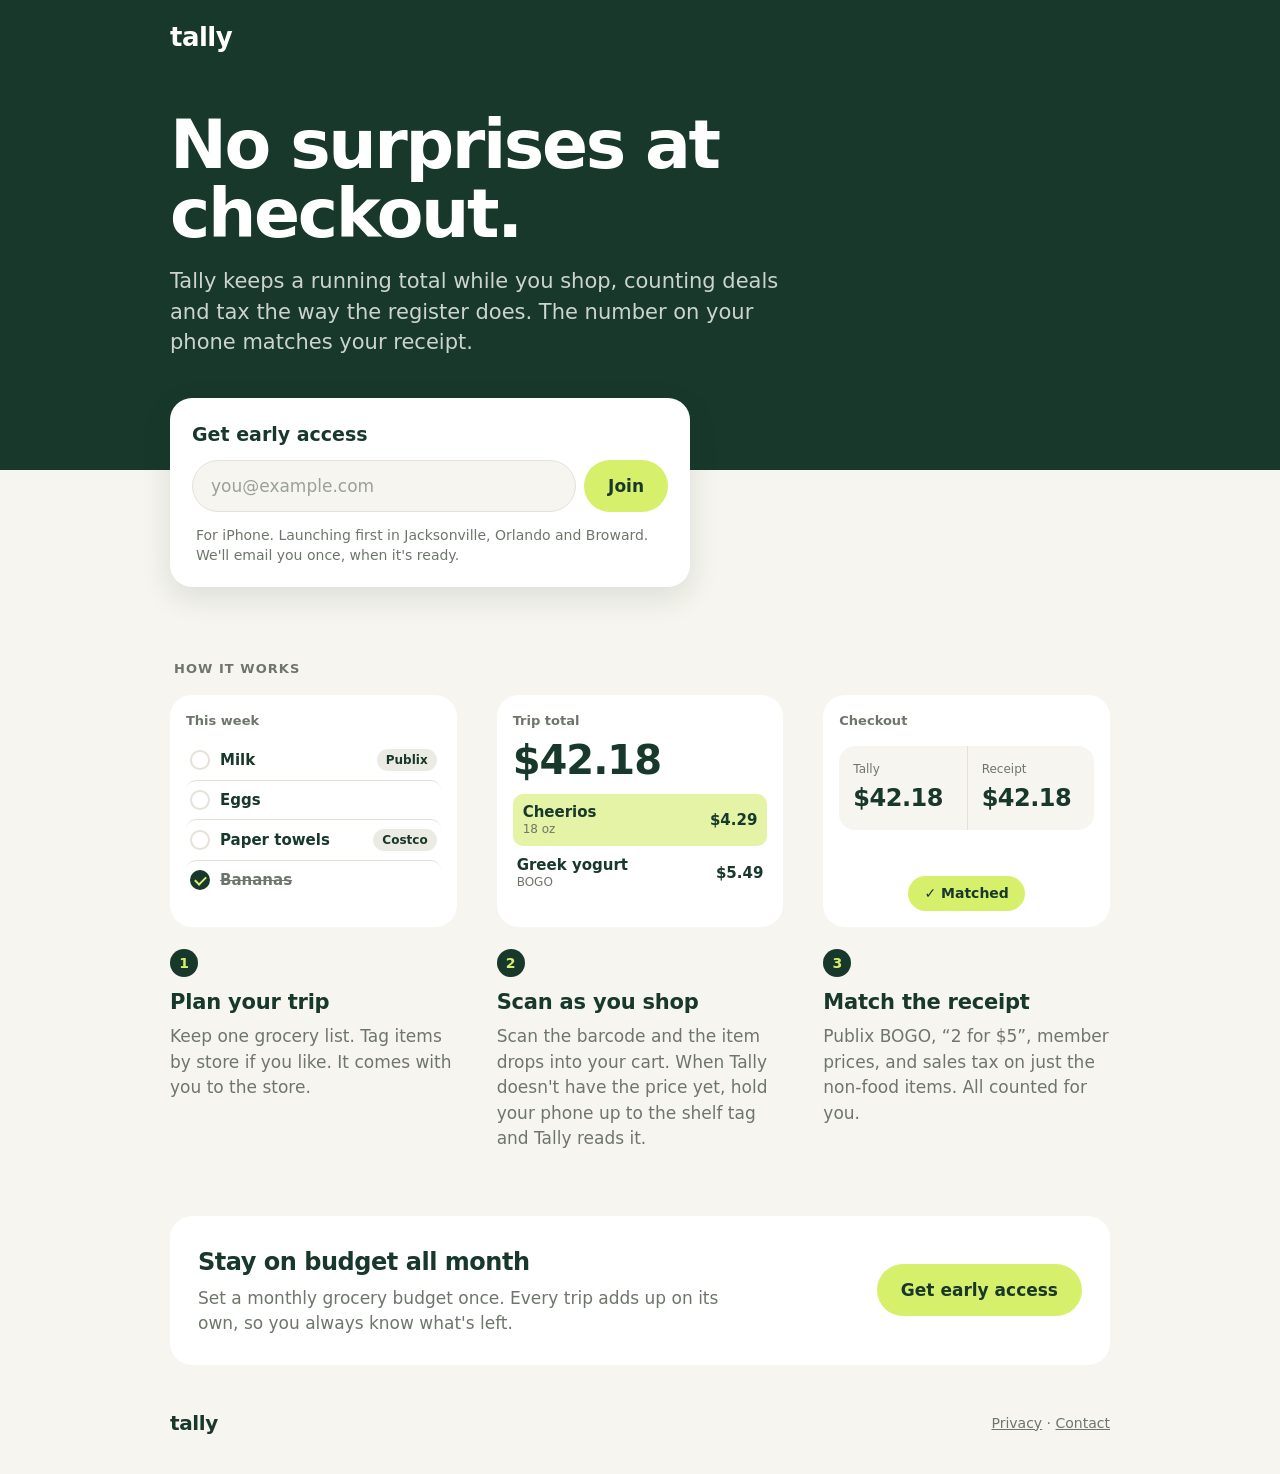
<file: index.html>
<!doctype html>
<html lang="en">
<head>
<meta charset="utf-8">
<meta name="viewport" content="width=device-width, initial-scale=1, viewport-fit=cover">
<title>Tally: grocery budget</title>
<meta name="description" content="Make your list, scan as you shop, and know your total before checkout. Deals and Florida sales tax included.">
<meta name="theme-color" content="#17382B">
<link rel="stylesheet" href="style.css?v=5596043d">
</head>
<body>

<header class="band">
  <div class="wrap">
    <span class="wordmark">tally</span>
    <h1>No surprises at checkout.</h1>
    <p class="lede">Tally keeps a running total while you shop, counting deals and tax the way the register does. The number on your phone matches your receipt.</p>
  </div>
</header>

<main>
  <div class="wrap">
    <form class="card signup" id="signup" novalidate>
      <label for="email">Get early access</label>
      <div class="row">
        <input id="email" name="email" type="email" autocomplete="email" inputmode="email" placeholder="you@example.com" required maxlength="254">
        <button class="pill lime" type="submit" id="submit">Join</button>
      </div>
      <div class="hp" aria-hidden="true">
        <label for="website">Leave this empty</label>
        <input id="website" name="website" type="text" tabindex="-1" autocomplete="off">
      </div>
      <p class="msg" id="msg" role="status" aria-live="polite" hidden></p>
      <p class="fine">For iPhone. Launching first in Jacksonville, Orlando and Broward. We'll email you once, when it's ready.</p>
    </form>

    <h2 class="section">How it works</h2>

    <ol class="steps">
      <li>
        <div class="art card" aria-hidden="true">
          <div class="mini-head">This week</div>
          <div class="mini-list">
            <div class="mini-row"><i class="tick"></i><span>Milk</span><em>Publix</em></div>
            <div class="mini-row"><i class="tick"></i><span>Eggs</span></div>
            <div class="mini-row"><i class="tick"></i><span>Paper towels</span><em>Costco</em></div>
            <div class="mini-row done"><i class="tick on"></i><span>Bananas</span></div>
          </div>
        </div>
        <span class="num">1</span>
        <h3>Plan your trip</h3>
        <p>Keep one grocery list. Tag items by store if you like. It comes with you to the store.</p>
      </li>
      <li>
        <div class="art card" aria-hidden="true">
          <div class="mini-head">Trip total</div>
          <div class="mini-total money">$42.18</div>
          <div class="mini-list">
            <div class="mini-row glow"><span>Cheerios<small>18 oz</small></span><b class="money">$4.29</b></div>
            <div class="mini-row"><span>Greek yogurt<small>BOGO</small></span><b class="money">$5.49</b></div>
          </div>
        </div>
        <span class="num">2</span>
        <h3>Scan as you shop</h3>
        <p>Scan the barcode and the item drops into your cart. When Tally doesn't have the price yet, hold your phone up to the shelf tag and Tally reads it.</p>
      </li>
      <li>
        <div class="art card" aria-hidden="true">
          <div class="mini-head">Checkout</div>
          <div class="mini-compare">
            <div><small>Tally</small><b class="money">$42.18</b></div>
            <div><small>Receipt</small><b class="money">$42.18</b></div>
          </div>
          <div class="mini-badge">✓ Matched</div>
        </div>
        <span class="num">3</span>
        <h3>Match the receipt</h3>
        <p>Publix BOGO, “2 for $5”, member prices, and sales tax on just the non-food items. All counted for you.</p>
      </li>
    </ol>

    <section class="card month">
      <div>
        <h2>Stay on budget all month</h2>
        <p>Set a monthly grocery budget once. Every trip adds up on its own, so you always know what's left.</p>
      </div>
      <a class="pill lime" href="#signup" id="again">Get early access</a>
    </section>
  </div>
</main>

<footer class="wrap">
  <span class="wordmark small">tally</span>
  <span><a href="privacy.html">Privacy</a> · <a href="mailto:christiantallyapp@gmail.com">Contact</a></span>
</footer>

<script src="config.js?v=3c8eb175"></script>
<script>
(function () {
  var form = document.getElementById('signup');
  var email = document.getElementById('email');
  var button = document.getElementById('submit');
  var msg = document.getElementById('msg');

  function show(text, isError) {
    msg.textContent = text;
    msg.className = 'msg' + (isError ? ' error' : '');
    msg.hidden = false;
  }

  // The bottom button scrolls up to the form and puts the cursor in the email box.
  document.getElementById('again').addEventListener('click', function (e) {
    e.preventDefault();
    form.scrollIntoView({ behavior: 'smooth', block: 'center' });
    setTimeout(function () { email.focus({ preventScroll: true }); }, 400);
  });

  // "Where they came from": a link like ...?ref=reddit records "site?ref=reddit".
  var ref = new URLSearchParams(location.search).get('ref');
  var source = ('site' + (ref ? '?ref=' + ref : '')).slice(0, 100);

  form.addEventListener('submit', function (e) {
    e.preventDefault();
    var value = email.value.trim();
    if (!/^[^@\s]+@[^@\s]+\.[^@\s]+$/.test(value) || value.length > 254) {
      show('That email doesn’t look right.', true);
      email.focus();
      return;
    }
    // A bot filled in the hidden field: pretend it worked, save nothing.
    if (document.getElementById('website').value) {
      show('You’re on the list. Thanks!');
      form.reset();
      return;
    }

    button.disabled = true;
    fetch(window.TALLY.supabaseUrl + '/rest/v1/waitlist_signups', {
      method: 'POST',
      headers: {
        'apikey': window.TALLY.publishableKey,
        'Content-Type': 'application/json',
        'Prefer': 'return=minimal'
      },
      body: JSON.stringify({ email: value, source: source })
    })
      .then(function (res) {
        // 201 = added. 409 = already on the list, which is fine too.
        if (res.ok || res.status === 409) {
          show('You’re on the list. Thanks!');
          form.reset();
        } else {
          show('Something went wrong. Try again in a minute.', true);
        }
      })
      .catch(function () {
        show('Couldn’t connect. Check your signal and try again.', true);
      })
      .finally(function () {
        button.disabled = false;
      });
  });
})();
</script>
</body>
</html>
</file>
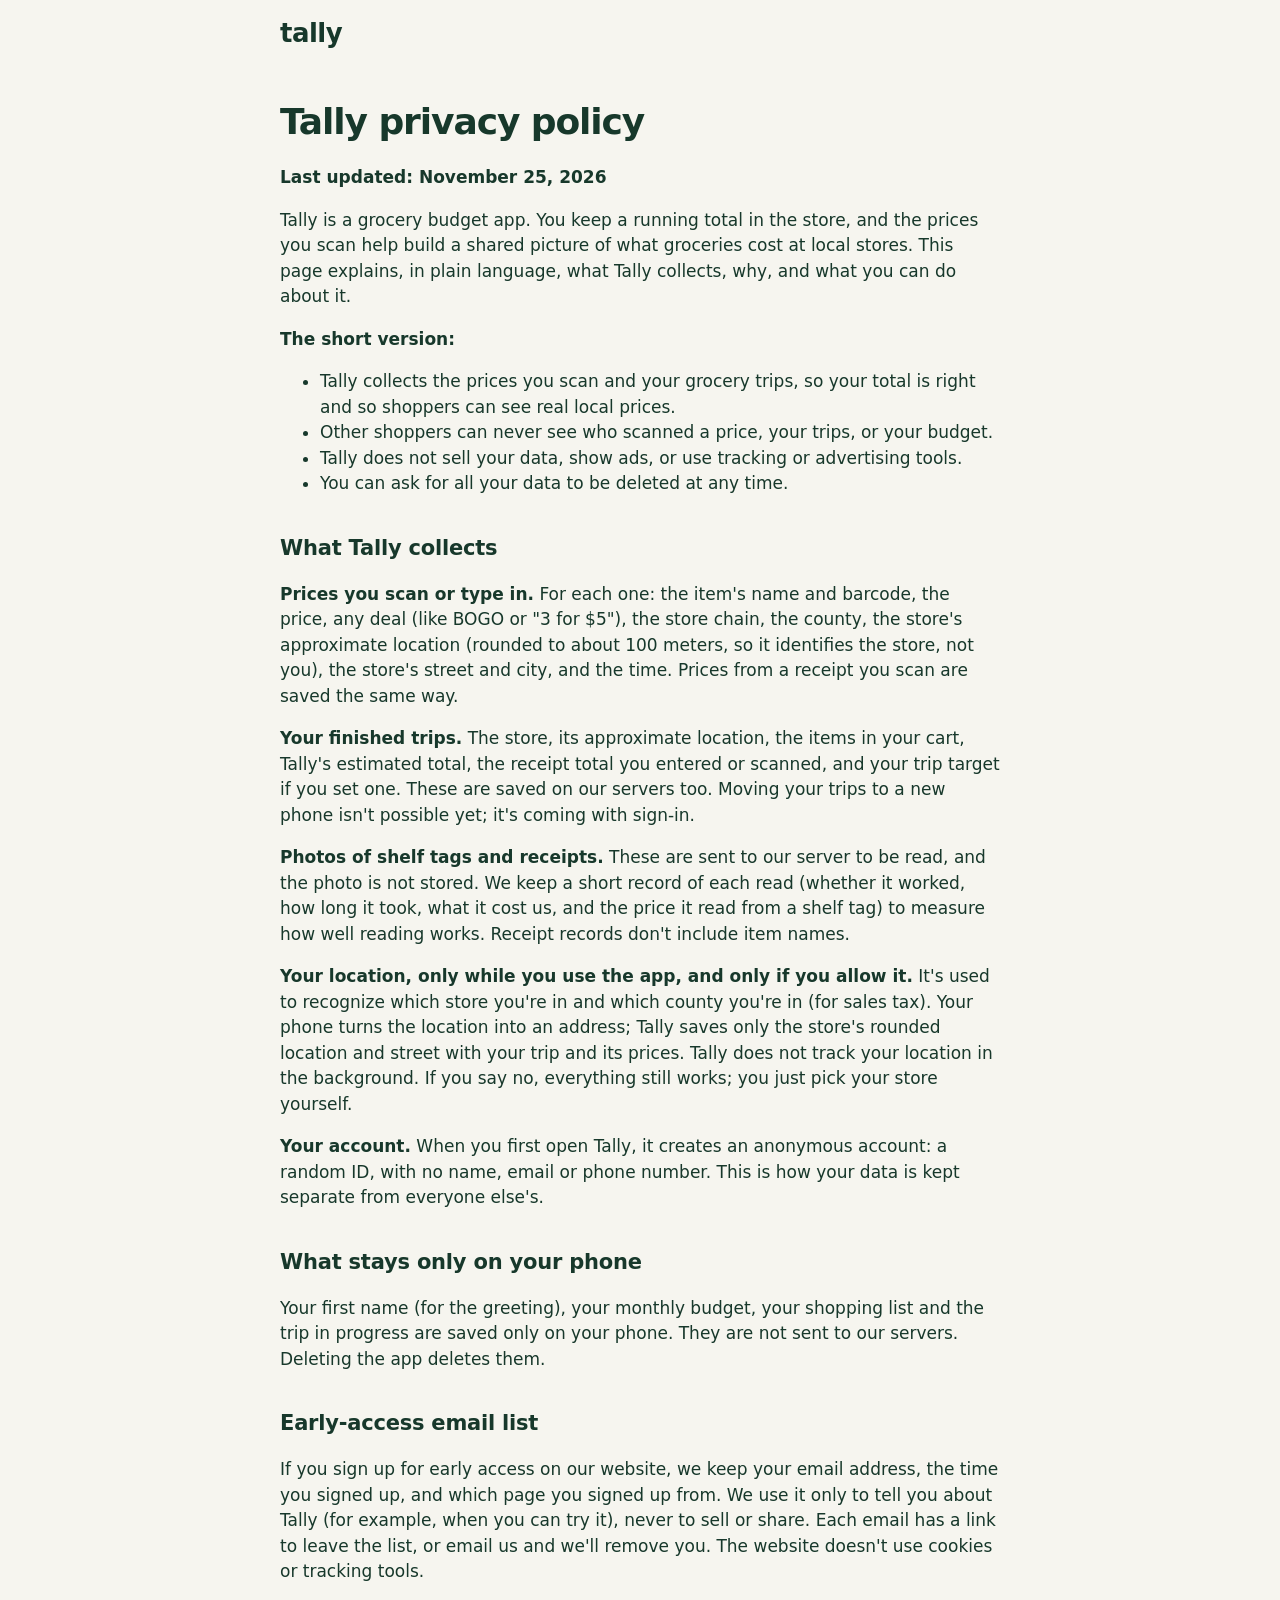
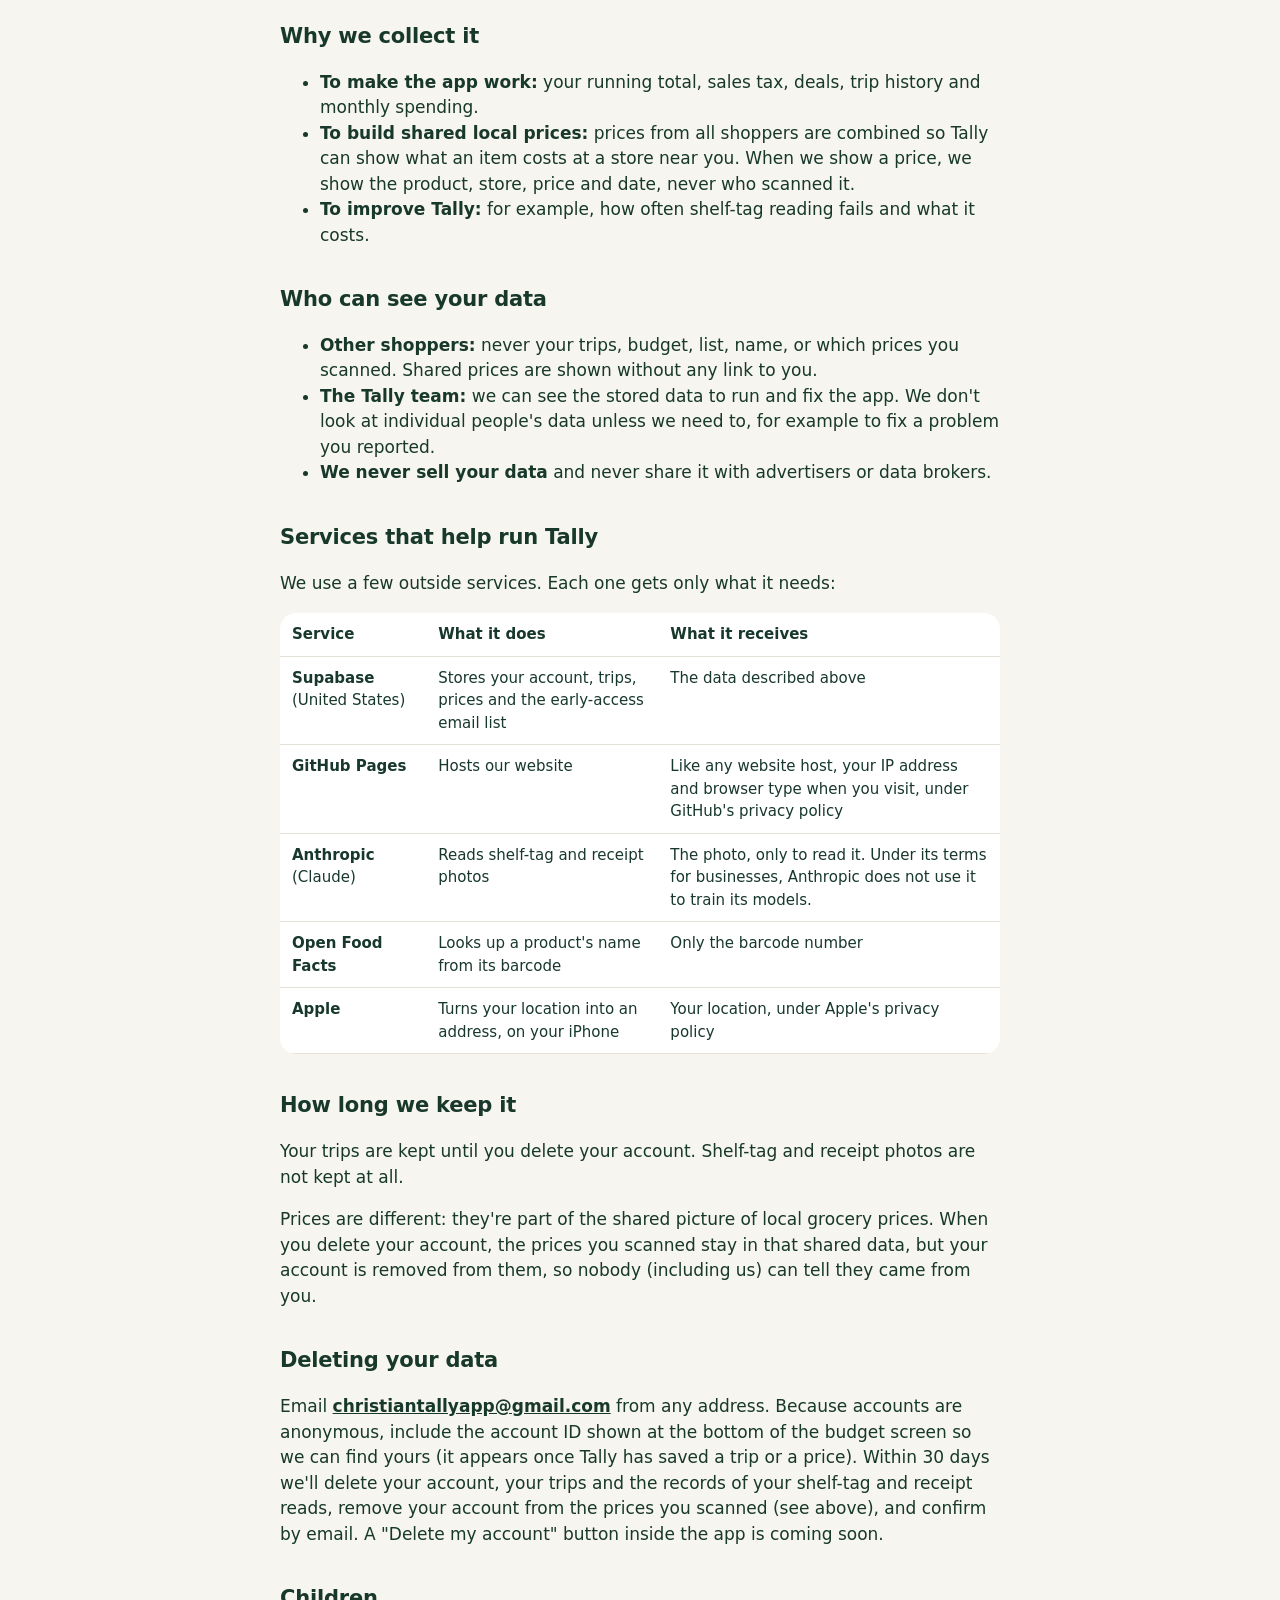
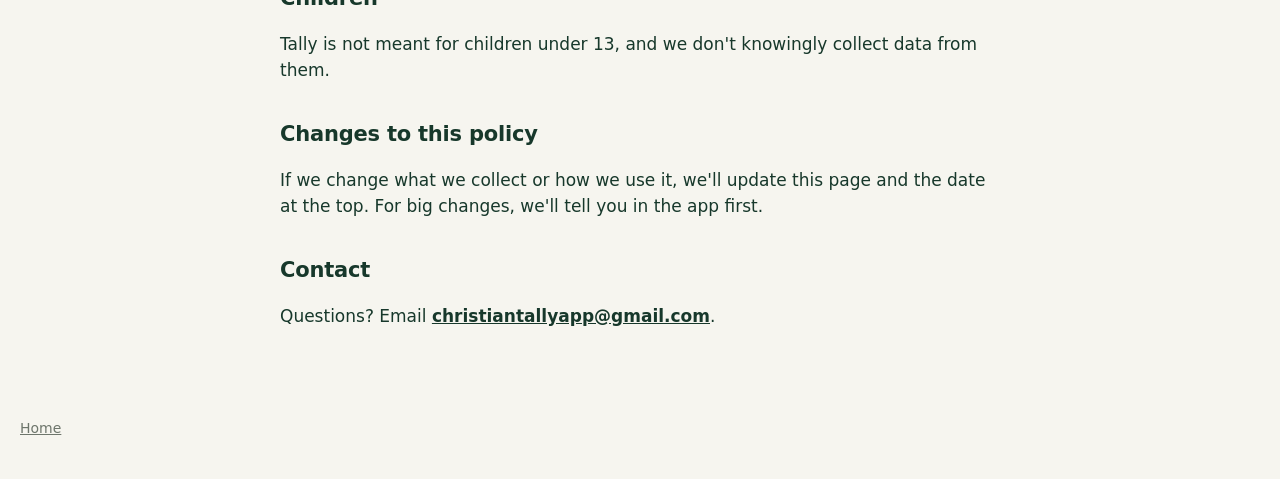
<file: privacy.html>
<!doctype html>
<html lang="en">
<head>
<meta charset="utf-8">
<meta name="viewport" content="width=device-width, initial-scale=1">
<title>Tally privacy policy</title>
<meta name="description" content="What Tally collects, why, and how to delete it.">
<link rel="stylesheet" href="style.css?v=5596043d">
</head>
<body>
<header class="bar"><a class="wordmark" href="./">tally</a></header>
<main class="doc">
<h1>Tally privacy policy</h1>
<p><strong>Last updated: November 25, 2026</strong></p>
<p>Tally is a grocery budget app. You keep a running total in the store, and the prices you scan help build a shared picture of what groceries cost at local stores. This page explains, in plain language, what Tally collects, why, and what you can do about it.</p>
<p><strong>The short version:</strong></p>
<ul><li>Tally collects the prices you scan and your grocery trips, so your total is right and so shoppers can see real local prices.</li><li>Other shoppers can never see who scanned a price, your trips, or your budget.</li><li>Tally does not sell your data, show ads, or use tracking or advertising tools.</li><li>You can ask for all your data to be deleted at any time.</li></ul>
<h2>What Tally collects</h2>
<p><strong>Prices you scan or type in.</strong> For each one: the item's name and barcode, the price, any deal (like BOGO or "3 for $5"), the store chain, the county, the store's approximate location (rounded to about 100 meters, so it identifies the store, not you), the store's street and city, and the time. Prices from a receipt you scan are saved the same way.</p>
<p><strong>Your finished trips.</strong> The store, its approximate location, the items in your cart, Tally's estimated total, the receipt total you entered or scanned, and your trip target if you set one. These are saved on our servers too. Moving your trips to a new phone isn't possible yet; it's coming with sign-in.</p>
<p><strong>Photos of shelf tags and receipts.</strong> These are sent to our server to be read, and the photo is not stored. We keep a short record of each read (whether it worked, how long it took, what it cost us, and the price it read from a shelf tag) to measure how well reading works. Receipt records don't include item names.</p>
<p><strong>Your location, only while you use the app, and only if you allow it.</strong> It's used to recognize which store you're in and which county you're in (for sales tax). Your phone turns the location into an address; Tally saves only the store's rounded location and street with your trip and its prices. Tally does not track your location in the background. If you say no, everything still works; you just pick your store yourself.</p>
<p><strong>Your account.</strong> When you first open Tally, it creates an anonymous account: a random ID, with no name, email or phone number. This is how your data is kept separate from everyone else's.</p>
<h2>What stays only on your phone</h2>
<p>Your first name (for the greeting), your monthly budget, your shopping list and the trip in progress are saved only on your phone. They are not sent to our servers. Deleting the app deletes them.</p>
<h2>Early-access email list</h2>
<p>If you sign up for early access on our website, we keep your email address, the time you signed up, and which page you signed up from. We use it only to tell you about Tally (for example, when you can try it), never to sell or share. Each email has a link to leave the list, or email us and we'll remove you. The website doesn't use cookies or tracking tools.</p>
<h2>Why we collect it</h2>
<ul><li><strong>To make the app work:</strong> your running total, sales tax, deals, trip history and monthly spending.</li><li><strong>To build shared local prices:</strong> prices from all shoppers are combined so Tally can show what an item costs at a store near you. When we show a price, we show the product, store, price and date, never who scanned it.</li><li><strong>To improve Tally:</strong> for example, how often shelf-tag reading fails and what it costs.</li></ul>
<h2>Who can see your data</h2>
<ul><li><strong>Other shoppers:</strong> never your trips, budget, list, name, or which prices you scanned. Shared prices are shown without any link to you.</li><li><strong>The Tally team:</strong> we can see the stored data to run and fix the app. We don't look at individual people's data unless we need to, for example to fix a problem you reported.</li><li><strong>We never sell your data</strong> and never share it with advertisers or data brokers.</li></ul>
<h2>Services that help run Tally</h2>
<p>We use a few outside services. Each one gets only what it needs:</p>
<div class="table"><table><thead><tr><th>Service</th><th>What it does</th><th>What it receives</th></tr></thead><tbody><tr><td><strong>Supabase</strong> (United States)</td><td>Stores your account, trips, prices and the early-access email list</td><td>The data described above</td></tr><tr><td><strong>GitHub Pages</strong></td><td>Hosts our website</td><td>Like any website host, your IP address and browser type when you visit, under GitHub's privacy policy</td></tr><tr><td><strong>Anthropic</strong> (Claude)</td><td>Reads shelf-tag and receipt photos</td><td>The photo, only to read it. Under its terms for businesses, Anthropic does not use it to train its models.</td></tr><tr><td><strong>Open Food Facts</strong></td><td>Looks up a product's name from its barcode</td><td>Only the barcode number</td></tr><tr><td><strong>Apple</strong></td><td>Turns your location into an address, on your iPhone</td><td>Your location, under Apple's privacy policy</td></tr></tbody></table></div>
<h2>How long we keep it</h2>
<p>Your trips are kept until you delete your account. Shelf-tag and receipt photos are not kept at all.</p>
<p>Prices are different: they're part of the shared picture of local grocery prices. When you delete your account, the prices you scanned stay in that shared data, but your account is removed from them, so nobody (including us) can tell they came from you.</p>
<h2>Deleting your data</h2>
<p>Email <strong><a href="mailto:christiantallyapp@gmail.com">christiantallyapp@gmail.com</a></strong> from any address. Because accounts are anonymous, include the account ID shown at the bottom of the budget screen so we can find yours (it appears once Tally has saved a trip or a price). Within 30 days we'll delete your account, your trips and the records of your shelf-tag and receipt reads, remove your account from the prices you scanned (see above), and confirm by email. A "Delete my account" button inside the app is coming soon.</p>
<h2>Children</h2>
<p>Tally is not meant for children under 13, and we don't knowingly collect data from them.</p>
<h2>Changes to this policy</h2>
<p>If we change what we collect or how we use it, we'll update this page and the date at the top. For big changes, we'll tell you in the app first.</p>
<h2>Contact</h2>
<p>Questions? Email <strong><a href="mailto:christiantallyapp@gmail.com">christiantallyapp@gmail.com</a></strong>.</p>
</main>
<footer><a href="./">Home</a></footer>
</body>
</html>
</file>
<file: style.css>
/* Tally website. Same look as the app (src/constants/theme.ts, docs/mockups/):
   forest-green band, cream page, white rounded cards, lime only for the main button,
   rounded font with even-width digits for money. Light only, like the app. */
:root {
  --forest: #17382B;
  --cream: #F6F5EF;
  --white: #FFFFFF;
  --selected: #ECEBE3;
  --muted: #6E766C;
  --border: #E4E2D8;
  --lime: #D7F06B;
  --lime-glow: #E4F3A6;
  --danger: #B3261E;
  --sans: -apple-system, system-ui, "Segoe UI", "Helvetica Neue", Arial, sans-serif;
  --rounded: ui-rounded, "SF Pro Rounded", -apple-system, system-ui, sans-serif;
  color-scheme: light;
}
* { box-sizing: border-box; }
[hidden] { display: none !important; }
html { -webkit-text-size-adjust: 100%; }
body { margin: 0; background: var(--cream); color: var(--forest); font: 17px/1.5 var(--sans); }
a { color: inherit; }
.wrap { max-width: 980px; margin: 0 auto; padding-inline: max(20px, env(safe-area-inset-left)); }
.money { font-family: var(--rounded); font-variant-numeric: tabular-nums; }
.card { background: var(--white); border-radius: 22px; }
.wordmark { font: 700 26px/1 var(--rounded); letter-spacing: -0.02em; text-decoration: none; }
.wordmark.small { font-size: 20px; }

.pill {
  display: inline-flex; align-items: center; justify-content: center;
  height: 52px; padding: 0 24px; border: 0; border-radius: 999px;
  font: 700 17px/1 var(--sans); text-decoration: none; white-space: nowrap;
  cursor: pointer; transition: transform .15s;
}
.pill:active { transform: scale(.96); }
.pill:disabled { opacity: .5; cursor: default; }
.pill.lime { background: var(--lime); color: var(--forest); }
:focus-visible { outline: 3px solid var(--forest); outline-offset: 2px; }

/* ---------- Top band ---------- */
.band { background: var(--forest); color: var(--white); padding: max(24px, env(safe-area-inset-top)) 0 112px; }
.band h1 {
  font: 700 clamp(40px, 9vw, 68px)/1.02 var(--sans);
  letter-spacing: -0.035em;
  margin: 56px 0 18px;
  max-width: 11em;
}
.band .lede { font-size: clamp(18px, 2.4vw, 21px); line-height: 1.45; margin: 0; max-width: 30em; color: rgba(255,255,255,.78); }

/* ---------- Signup card (overlaps the band, like the app's home card) ---------- */
.signup {
  position: relative; margin-top: -72px; max-width: 520px; padding: 22px;
  box-shadow: 0 10px 30px rgba(23,56,43,.12);
}
.signup label { display: block; font-weight: 700; font-size: 19px; margin-bottom: 12px; }
.signup .row { display: flex; gap: 8px; }
.signup input[type="email"] {
  flex: 1; min-width: 0; height: 52px; padding: 0 18px;
  font: inherit; color: var(--forest);
  background: var(--cream); border: 1.5px solid var(--border); border-radius: 999px;
}
.signup input[type="email"]::placeholder { color: #9AA197; }
.signup input[type="email"]:focus { outline: none; border-color: var(--forest); }
.signup .fine { font-size: 14px; line-height: 1.4; color: var(--muted); margin: 14px 4px 0; }
.signup .msg { margin: 12px 4px 0; font-weight: 600; }
.signup .msg.error { color: var(--danger); }
.hp { position: absolute; left: -9999px; width: 1px; height: 1px; overflow: hidden; }

/* ---------- How it works ---------- */
.section {
  font-size: 13px; font-weight: 700; letter-spacing: .08em; text-transform: uppercase;
  color: var(--muted); margin: 72px 4px 16px;
}
.steps { list-style: none; margin: 0; padding: 0; display: grid; gap: 40px; grid-template-columns: repeat(3, 1fr); }
.steps li { display: flex; flex-direction: column; }
.steps .num {
  width: 28px; height: 28px; border-radius: 999px; background: var(--forest); color: var(--lime);
  display: grid; place-items: center; font: 700 14px/1 var(--rounded); margin: 22px 0 10px;
}
.steps h3 { font-size: 21px; letter-spacing: -0.01em; margin: 0 0 6px; }
.steps p { margin: 0; color: var(--muted); }

/* Little app screens, drawn in HTML so they stay sharp and match the app */
.art { padding: 16px; height: 232px; display: flex; flex-direction: column; gap: 10px; overflow: hidden; }
.mini-head { font-size: 13px; color: var(--muted); font-weight: 600; }
.mini-total { font-size: 40px; font-weight: 700; letter-spacing: -1px; line-height: 1; margin-bottom: 4px; }
.mini-list { display: flex; flex-direction: column; }
.mini-list .mini-row + .mini-row { border-top: 1px solid var(--border); }
.mini-row { display: flex; align-items: center; gap: 10px; padding: 9px 4px; font-size: 15px; font-weight: 600; border-radius: 10px; }
.mini-row span { flex: 1; display: flex; flex-direction: column; line-height: 1.25; }
.mini-row small { font-size: 12px; color: var(--muted); font-weight: 500; }
.mini-row em { font-style: normal; font-size: 12px; font-weight: 600; background: var(--selected); padding: 2px 9px; border-radius: 999px; }
.mini-row b { font-size: 15px; }
.mini-row.glow { background: var(--lime-glow); padding-inline: 10px; }
.mini-row.glow + .mini-row { border-top-color: transparent; }
.mini-row.done span { color: var(--muted); text-decoration: line-through; }
.tick { width: 20px; height: 20px; border-radius: 999px; border: 2px solid var(--border); flex: none; position: relative; }
.tick.on { background: var(--forest); border-color: var(--forest); }
.tick.on::after { content: ""; position: absolute; left: 5px; top: 2px; width: 5px; height: 9px; border: solid var(--lime); border-width: 0 2px 2px 0; transform: rotate(45deg); }
.mini-compare { display: grid; grid-template-columns: 1fr 1fr; background: var(--cream); border-radius: 16px; margin-top: 6px; }
.mini-compare div { padding: 14px; display: flex; flex-direction: column; gap: 2px; }
.mini-compare div + div { border-left: 1px solid var(--border); }
.mini-compare small { font-size: 12px; color: var(--muted); }
.mini-compare b { font-size: 24px; letter-spacing: -0.5px; }
.mini-badge { align-self: center; margin-top: auto; background: var(--lime); font-weight: 700; font-size: 14px; padding: 7px 16px; border-radius: 999px; }

/* ---------- Month ---------- */
.month { margin-top: 64px; padding: 28px; display: flex; align-items: center; justify-content: space-between; gap: 24px; }
.month h2 { font-size: 24px; letter-spacing: -0.02em; margin: 0 0 6px; }
.month p { margin: 0; color: var(--muted); max-width: 32em; }

footer { display: flex; justify-content: space-between; align-items: center; gap: 16px; flex-wrap: wrap; padding-top: 48px; padding-bottom: max(40px, env(safe-area-inset-bottom)); font-size: 14px; color: var(--muted); }
footer .wordmark { color: var(--forest); }
footer a { color: var(--muted); }

@media (max-width: 760px) {
  .steps { grid-template-columns: 1fr; gap: 44px; }
  .art { height: auto; min-height: 200px; }
  .month { flex-direction: column; align-items: stretch; padding: 22px; }
  .band h1 { margin-top: 44px; }
}
@media (max-width: 400px) {
  .signup { padding: 18px; }
  .signup input[type="email"] { padding: 0 14px; }
  .signup .pill { padding: 0 20px; }
}

/* ---------- Privacy page ---------- */
.bar { padding: 20px 20px; max-width: 760px; margin: 0 auto; }
.doc { max-width: 760px; margin: 0 auto; padding: 8px 20px 24px; }
.doc h1 { font: 700 36px/1.1 var(--sans); letter-spacing: -0.03em; }
.doc h2 { font-size: 21px; letter-spacing: -0.01em; margin-top: 36px; }
.doc .table { overflow-x: auto; }
.doc table { border-collapse: collapse; width: 100%; font-size: 15px; background: var(--white); border-radius: 16px; overflow: hidden; }
.doc th, .doc td { text-align: left; vertical-align: top; padding: 10px 12px; border-bottom: 1px solid var(--border); }
.doc code { font-size: 0.9em; }
.doc + footer { max-width: 760px; padding-inline: 20px; }
</file>
